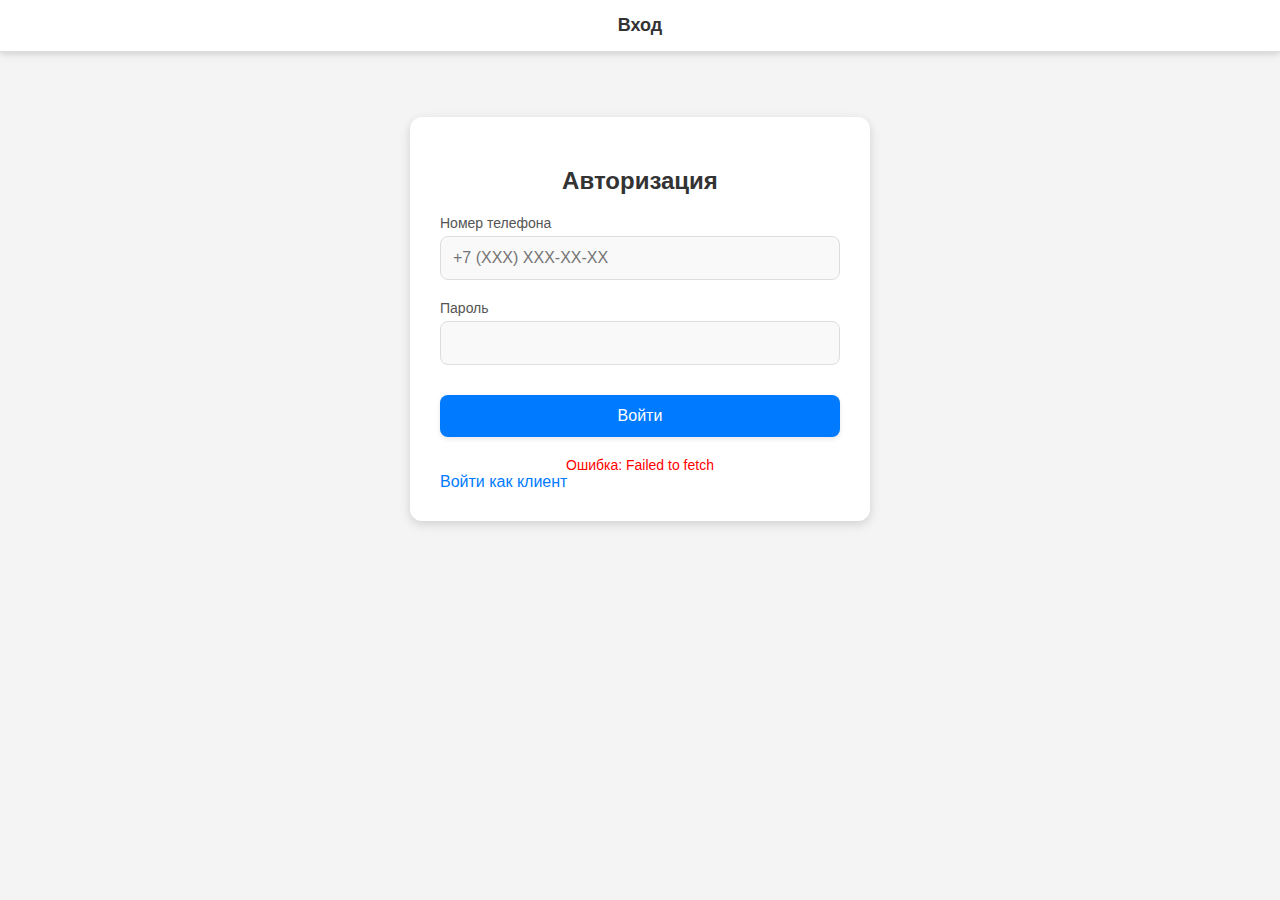
<file: index.html>
<!DOCTYPE html>
<html lang="ru">
<head>
    <meta charset="UTF-8">
    <meta name="viewport" content="width=device-width, initial-scale=1.0">
    <title>Вход</title>
    <link rel="stylesheet" href="styles.css">
    <script src="https://telegram.org/js/telegram-web-app.js"></script>
</head>
<body>
    <header class="top-bar">
        <h1>Вход</h1>
        <div></div>
    </header>

    <div class="content">
        <div class="login-form">
            <h2>Авторизация</h2>
            <div id="master-login-step">
                <div class="form-input-group">
                    <label for="master_phone">Номер телефона</label>
                    <input type="tel" id="master_phone" name="master_phone" class="form-input" required placeholder="+7 (XXX) XXX-XX-XX">
                </div>
                <div class="form-input-group">
                    <label for="master_password">Пароль</label>
                    <input type="password" id="master_password" name="master_password" class="form-input" required>
                </div>
                <div class="form-input-group">
                    <button id="master-login-button" class="confirm-button">Войти</button>
                </div>
            </div>
            <div id="phone-step" style="display: none;">
                <div class="form-input-group">
                    <label for="phone">Номер телефона</label>
                    <input type="tel" id="phone" name="phone" class="form-input" required placeholder="+7 (XXX) XXX-XX-XX">
                </div>
                <div class="form-input-group">
                    <button id="request-code" class="confirm-button">Получить код</button>
                </div>
            </div>
            <div id="code-step" style="display: none;">
                <div class="form-input-group">
                    <label for="code">Код подтверждения</label>
                    <input type="text" id="code" name="code" class="form-input" required>
                </div>
                <div class="form-input-group">
                    <button id="verify-code" class="confirm-button">Подтвердить</button>
                </div>
                <div class="form-input-group">
                    <button id="resend-code" class="confirm-button">Отправить код повторно</button>
                </div>
            </div>
            <div id="error-message" class="error-message" style="display: none;"></div>
            <button id="switch-auth" class="back-button">Войти как клиент</button>
        </div>
    </div>

    <script>
    document.addEventListener('DOMContentLoaded', function() {
        let csrfToken;
        let isMasterMode = true;
        const webApp = window.Telegram?.WebApp;

        // Получение CSRF-токена
        async function fetchCsrfToken() {
            try {
                const response = await fetch('https://requesthandler-dadreu.amvera.io/get_csrf_token.php', {
                    method: 'GET',
                    credentials: 'include'
                });
                const data = await response.json();
                if (data.csrf_token) {
                    csrfToken = data.csrf_token;
                } else {
                    throw new Error('CSRF-токен не получен');
                }
            } catch (error) {
                showError('Ошибка: ' + error.message);
                throw error;
            }
        }

        // Инициализация сессии для клиента
        async function initSession() {
            if (!webApp) {
                throw new Error('Telegram Web App API недоступен');
            }
            webApp.expand();
            webApp.ready();
            try {
                const initData = webApp.initData;
                if (!initData) {
                    throw new Error('Данные инициализации Telegram недоступны');
                }
                const formData = new FormData();
                formData.append('init_data', initData);
                const response = await fetch('https://requesthandler-dadreu.amvera.io/init_session.php', {
                    method: 'POST',
                    body: formData,
                    credentials: 'include'
                });
                const data = await response.json();
                if (!data.success) {
                    throw new Error(data.message || 'Ошибка инициализации сессии');
                }
            } catch (error) {
                throw error;
            }
        }

        // Установка обработчиков
        async function setupEventListeners() {
            const masterLoginStep = document.getElementById('master-login-step');
            const phoneStep = document.getElementById('phone-step');
            const codeStep = document.getElementById('code-step');
            const errorMessage = document.getElementById('error-message');
            const switchAuthButton = document.getElementById('switch-auth');
            const masterLoginButton = document.getElementById('master-login-button');
            const requestCodeButton = document.getElementById('request-code');
            const verifyCodeButton = document.getElementById('verify-code');
            const resendCodeButton = document.getElementById('resend-code');
            const masterPhoneInput = document.getElementById('master_phone');
            const masterPasswordInput = document.getElementById('master_password');
            const phoneInput = document.getElementById('phone');
            const codeInput = document.getElementById('code');

            // Переключение режима
            switchAuthButton.addEventListener('click', async function() {
                if (isMasterMode) {
                    try {
                        await initSession();
                        masterLoginStep.style.display = 'none';
                        phoneStep.style.display = 'block';
                        switchAuthButton.textContent = 'Войти как мастер';
                        isMasterMode = false;
                        errorMessage.style.display = 'none';
                    } catch (error) {
                        showError('Ошибка инициализации: ' + error.message);
                    }
                } else {
                    phoneStep.style.display = 'none';
                    codeStep.style.display = 'none';
                    masterLoginStep.style.display = 'block';
                    switchAuthButton.textContent = 'Войти как клиент';
                    isMasterMode = true;
                    errorMessage.style.display = 'none';
                }
            });

            // Нормализация телефона
            function normalizePhone(phone) {
                phone = phone.replace(/[^0-9]/g, '');
                if (phone.length === 10) {
                    phone = '7' + phone;
                } else if (phone.length === 11 && phone[0] === '8') {
                    phone = '7' + phone.slice(1);
                }
                return phone;
            }

            // Валидация телефона
            function validateRussianPhone(phone) {
                const regex = /^(\+7|8|7)?[\s\-]?\(?(\d{3})\)?[\s\-]?(\d{3})[\s\-]?(\d{2})[\s\-]?(\d{2})$/;
                return regex.test(phone);
            }

            // Авторизация мастера
            masterLoginButton.addEventListener('click', function() {
                let phone = masterPhoneInput.value;
                const password = masterPasswordInput.value;
                if (!phone || !password) {
                    showError('Введите номер телефона и пароль');
                    return;
                }
                if (!validateRussianPhone(phone)) {
                    showError('Неверный формат номера');
                    return;
                }
                phone = normalizePhone(phone);
                fetch('https://requesthandler-dadreu.amvera.io/master_login.php', {
                    method: 'POST',
                    headers: { 'Content-Type': 'application/x-www-form-urlencoded' },
                    credentials: 'include',
                    body: `phone=${encodeURIComponent(phone)}&password=${encodeURIComponent(password)}&csrf_token=${csrfToken}`
                })
                .then(response => response.json())
                .then(data => {
                    if (data.success) {
                        window.location.href = 'masterReq.html';
                    } else {
                        showError(data.message || 'Неверный номер телефона или пароль');
                    }
                })
                .catch(error => {
                    showError('Ошибка подключения: ' + error.message);
                });
            });

            // Запрос кода
            function requestCode() {
                let phone = phoneInput.value;
                if (!phone) {
                    showError('Введите номер телефона');
                    return;
                }
                if (!validateRussianPhone(phone)) {
                    showError('Неверный формат номера');
                    return;
                }
                phone = normalizePhone(phone);
                const telegramId = webApp?.initDataUnsafe?.user?.id;
                if (!telegramId) {
                    showError('Ошибка: Telegram ID не найден');
                    return;
                }
                fetch('https://requesthandler-dadreu.amvera.io/request_code.php', {
                    method: 'POST',
                    headers: { 'Content-Type': 'application/x-www-form-urlencoded' },
                    credentials: 'include',
                    body: `phone=${encodeURIComponent(phone)}&telegram_id=${telegramId}&csrf_token=${csrfToken}`
                })
                .then(response => response.json())
                .then(data => {
                    if (data.success) {
                        phoneStep.style.display = 'none';
                        codeStep.style.display = 'block';
                        errorMessage.style.display = 'none';
                        sessionStorage.setItem('telegram_id', telegramId);
                    } else {
                        showError(data.message || 'Не удалось запросить код');
                    }
                })
                .catch(error => {
                    showError('Ошибка подключения: ' + error.message);
                });
            }

            requestCodeButton.addEventListener('click', requestCode);
            resendCodeButton.addEventListener('click', requestCode);

            // Проверка кода
            verifyCodeButton.addEventListener('click', function() {
                let phone = phoneInput.value;
                const code = codeInput.value;
                const telegramId = sessionStorage.getItem('telegram_id');
                if (!code) {
                    showError('Введите код');
                    return;
                }
                if (!telegramId) {
                    showError('Ошибка: Telegram ID не найден');
                    return;
                }
                phone = normalizePhone(phone);
                fetch('https://requesthandler-dadreu.amvera.io/verify_code.php', {
                    method: 'POST',
                    headers: { 'Content-Type': 'application/x-www-form-urlencoded' },
                    credentials: 'include',
                    body: `phone=${encodeURIComponent(phone)}&code=${encodeURIComponent(code)}&telegram_id=${telegramId}&csrf_token=${csrfToken}`
                })
                .then(response => response.json())
                .then(data => {
                    if (data.success) {
                        sessionStorage.removeItem('telegram_id');
                        window.location.href = 'clientReq.html';
                    } else {
                        showError(data.message || 'Неверный код');
                    }
                })
                .catch(error => {
                    showError('Ошибка подключения: ' + error.message);
                });
            });
        }

        // Инициализация
        async function initialize() {
            try {
                await fetchCsrfToken();
                await setupEventListeners();
            } catch (error) {
                // Ошибка уже показана
            }
        }

        initialize();

        // Показ ошибки
        function showError(message) {
            const errorMessage = document.getElementById('error-message');
            errorMessage.textContent = message;
            errorMessage.style.display = 'block';
        }
    });
    </script>
</body>
</html>
</file>
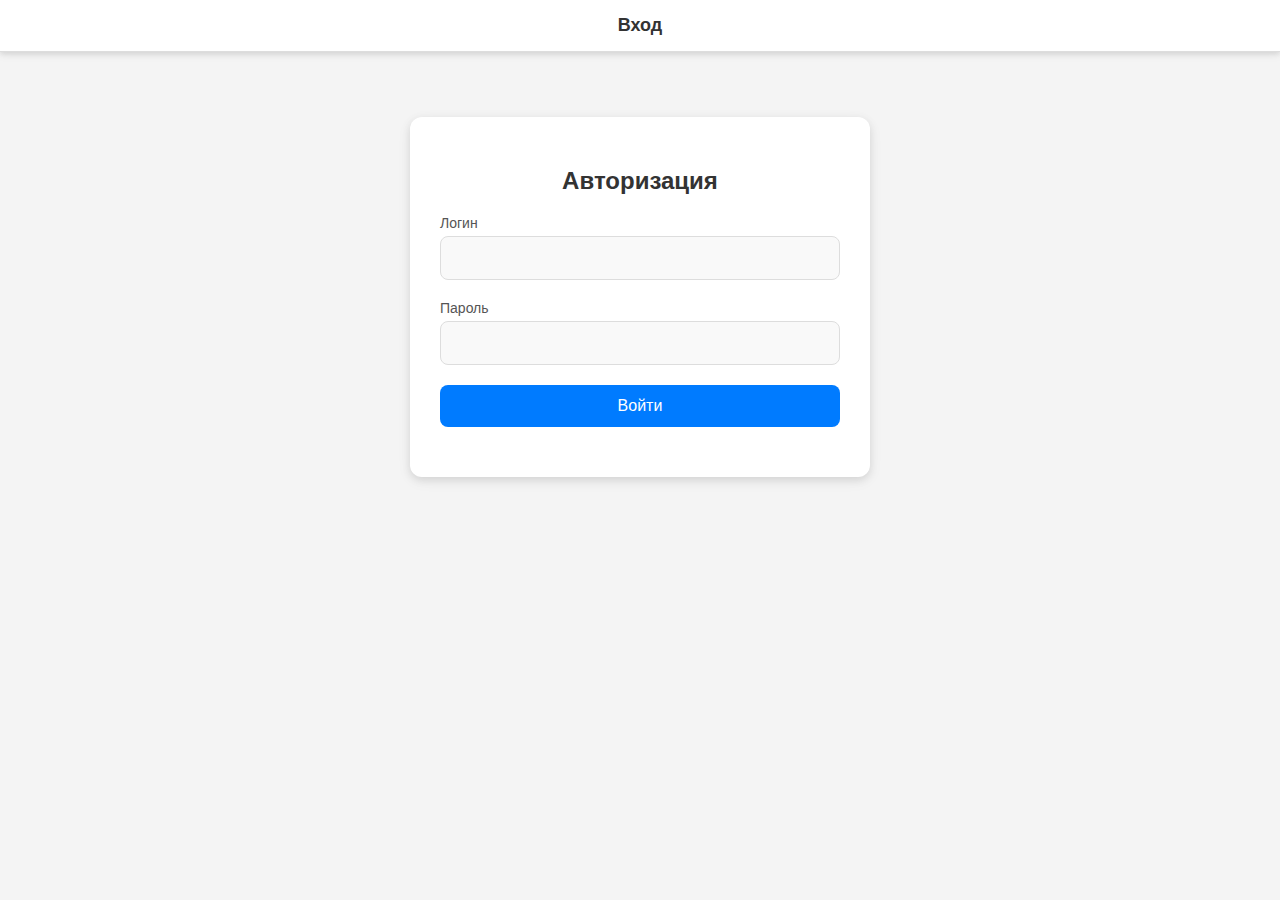
<file: Network/index.html>
<!DOCTYPE html>
<html lang="ru">
<head>
    <meta charset="UTF-8">
    <meta name="viewport" content="width=device-width, initial-scale=1.0">
    <title>Вход</title>
    <link rel="stylesheet" href="styles.css">
</head>
<body>
    <header class="top-bar">
        <h1>Вход</h1>
        <div></div>
    </header>

    <div class="content">
        <div class="login-form">
            <h2>Авторизация</h2>

            <form id="loginForm">
                <div class="form-input-group">
                    <label for="username">Логин</label>
                    <input type="text" id="username" name="username" required>
                </div>

                <div class="form-input-group">
                    <label for="password">Пароль</label>
                    <input type="password" id="password" name="password" required>
                </div>

                <div class="form-input-group">
                    <button type="submit">Войти</button>
                </div>

                <div id="error-message" class="error-message" style="display: none;"></div>
            </form>
        </div>
    </div>

    <script>
        document.getElementById('loginForm').addEventListener('submit', function(event) {
    event.preventDefault(); 

    const username = document.getElementById('username').value;
    const password = document.getElementById('password').value;
    const errorMessage = document.getElementById('error-message');

    fetch('http://192.168.50.42/login.php', {
        method: 'POST',
        headers: {
            'Content-Type': 'application/x-www-form-urlencoded',
        },
        body: `username=${username}&password=${password}`
    })
    .then(response => response.json())
    .then(data => {
        console.log('Ответ от сервера:', data); // Добавим вывод ответа
        if (data.success) {
            window.location.href = 'masterReq.html'; 
        } else {
            errorMessage.style.display = 'block'; 
            errorMessage.textContent = 'Неверный логин или пароль';
        }
    })
    .catch(error => {
        console.error('Ошибка:', error);
        errorMessage.style.display = 'block';
        errorMessage.textContent = 'Ошибка подключения. Попробуйте снова.';
    });
});

    </script>
</body>
</html>
</file>
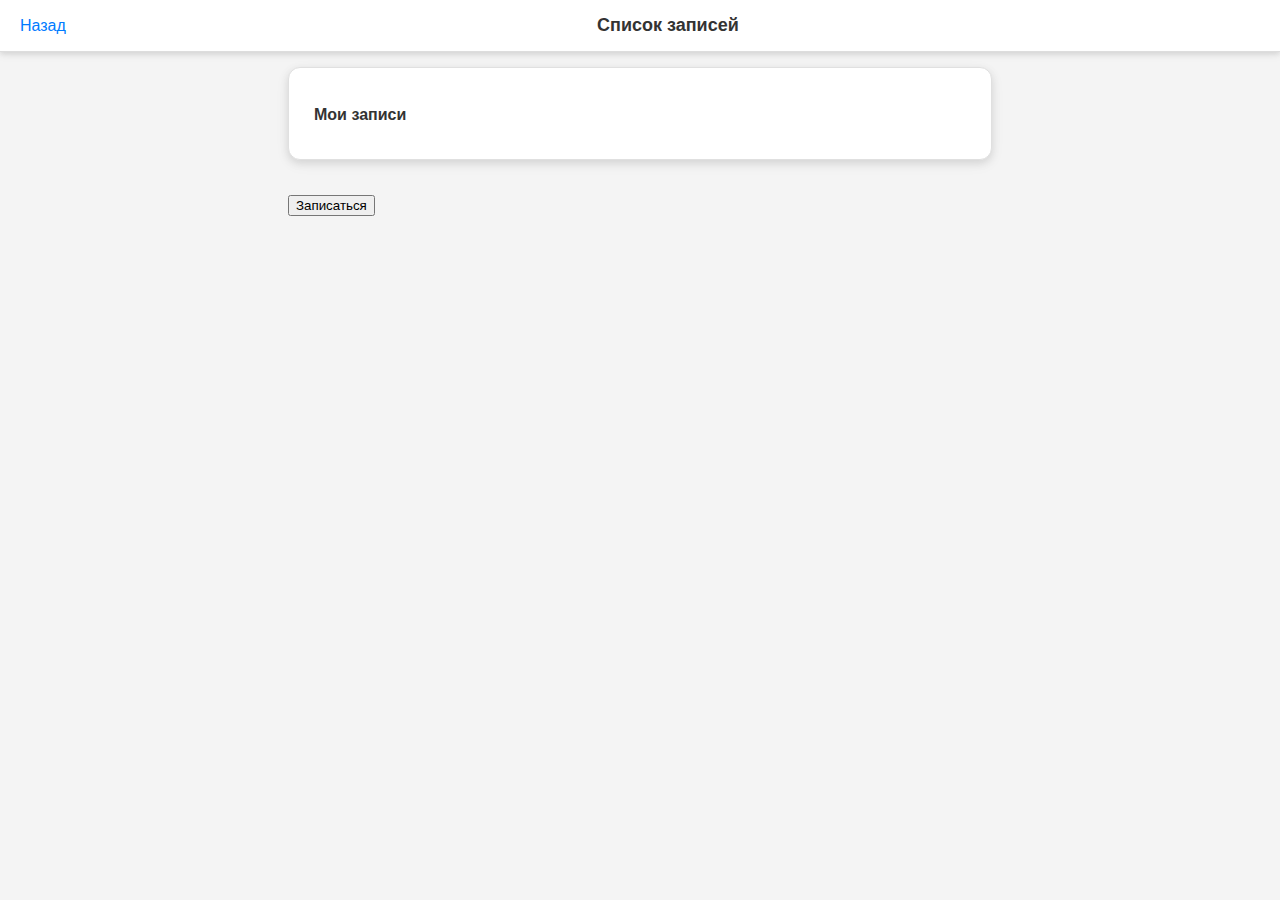
<file: clientReq.html>
<!DOCTYPE html>
<html lang="ru">
<head>
    <meta charset="UTF-8">
    <meta name="viewport" content="width=device-width, initial-scale=1.0">
    <title>Список записей</title>
    <link rel="stylesheet" href="/styles.css">
    <script src="https://telegram.org/js/telegram-web-app.js"></script>
</head>
<body>
    <!-- Верхний блок с белым фоном -->
    <div class="top-bar">
        <button class="back-button" onclick="window.location.href='index.html'">Назад</button>
        <h1>Список записей</h1>
    </div>

    <!-- Основной контент на сером фоне -->
    <div class="content">
        <!-- Блок "Мои записи" -->
        <div id="my-records" class="my-records">
            <h2>Мои записи</h2>
            <!-- Записи будут добавляться сюда -->
        </div>

        <!-- Кнопка "Записаться" -->
        <button class="record-button" onclick="goToAppointment()">Записаться</button>
    </div>

    <script>
        // Получаем ID клиента из параметров URL
        const urlParams = new URLSearchParams(window.location.search);
        const clientId = urlParams.get('client_id');
        console.log('clientId:', clientId); // Отладочный вывод

        // Функция загрузки записей
        function loadClientRecords() {
            if (!clientId) {
                alert("Не найден client_id");
                return;
            }

            fetch(`https://requesthandler-dadreu.amvera.io/get_client_appointments.php?client_id=${clientId}`)
                .then(response => response.json())
                .then(data => {
                    const recordsContainer = document.getElementById('my-records');
                    if (data.success) {
                        data.appointments.forEach(appointment => {
                            const recordDiv = document.createElement('div');
                            recordDiv.classList.add('record');
                            recordDiv.innerHTML = `
                                <span class="record-service">${appointment.service_name}</span>
                                <span class="record-time">${appointment.date_time}</span>
                                <span class="record-price">${appointment.price} ₽</span>
                            `;
                            recordsContainer.appendChild(recordDiv);
                        });
                    } else {
                        recordsContainer.innerHTML = `<p>${data.message || "У вас нет записей."}</p>`;
                    }
                })
                .catch(error => {
                    console.error('Ошибка при загрузке записей:', error);
                    document.getElementById('my-records').innerHTML = '<p>Ошибка подключения. Попробуйте снова.</p>';
                });
        }

        // Функция для перехода на страницу записи с передачей client_id
        function goToAppointment() {
            if (clientId) {
                window.location.href = `appointment.html?client_id=${clientId}`;
            } else {
                alert("Client ID не найден");
            }
        }

        // Загружаем записи при загрузке страницы
        window.onload = loadClientRecords;
    </script>
</body>
</html>
</file>
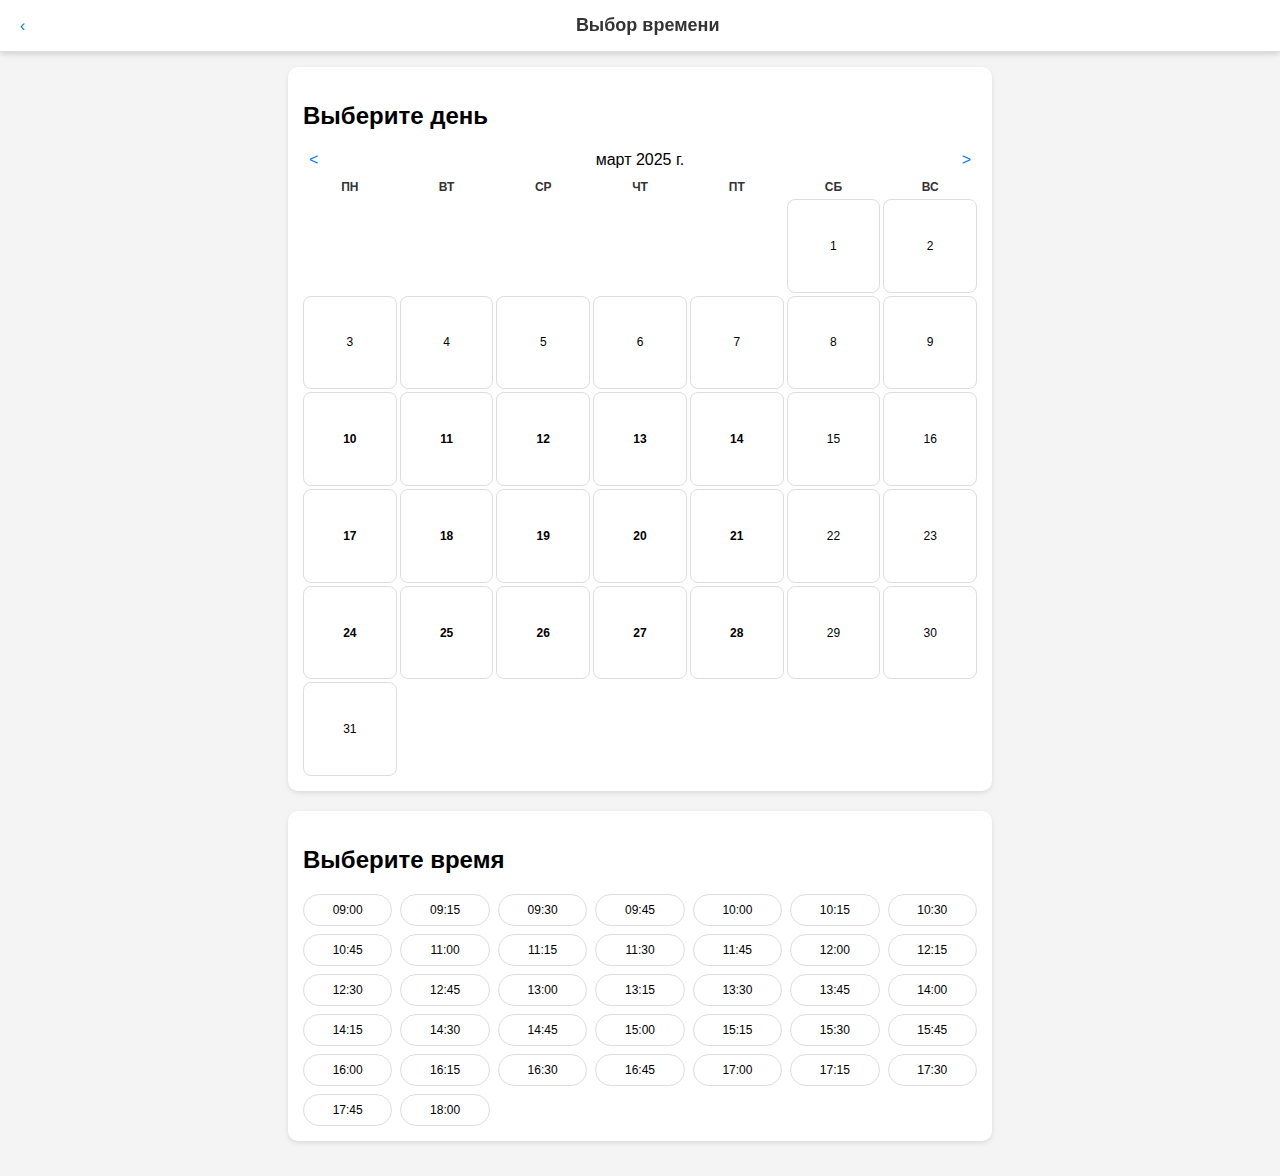
<file: date-selection.html>
<!DOCTYPE html>
<html lang="ru">
<head>
    <meta charset="UTF-8">
    <meta name="viewport" content="width=device-width, initial-scale=1.0">
    <title>Выбор времени</title>
    <link rel="stylesheet" href="styles.css">
</head>
<body>
    <!-- Верхний блок с белым фоном -->
    <div class="top-bar">
        <button class="back-button" onclick="window.location.href='index.html'">‹</button>
        <h1>Выбор времени</h1>
    </div>

    <!-- Основной контент на сером фоне -->
    <div class="content">
        <!-- Выбор дня -->
        <div class="date-selection">
            <h2>Выберите день</h2>
            <div class="month-navigation">
                <button class="nav-button" id="prev-month">&lt;</button>
                <span id="current-month">Март 2025</span>
                <button class="nav-button" id="next-month">&gt;</button>
            </div>
            <div class="calendar" id="calendar">
                <div class="calendar-header">
                    <div>ПН</div>
                    <div>ВТ</div>
                    <div>СР</div>
                    <div>ЧТ</div>
                    <div>ПТ</div>
                    <div>СБ</div>
                    <div>ВС</div>
                </div>
                <div class="calendar-body" id="calendar-body">
                    <!-- Календарь будет заполнен через JavaScript -->
                </div>
            </div>
        </div>

        <!-- Выбор времени -->
        <div class="time-selection">
            <h2>Выберите время</h2>
            <div class="time-slots" id="time-slots">
                <!-- Время будет заполнено через JavaScript -->
            </div>
        </div>

        <!-- Контейнер для кнопки "Записаться" -->
        <div id="confirm-button-container"></div>
    </div>

    <script src="script.js"></script>
</body>
</html>
</file>
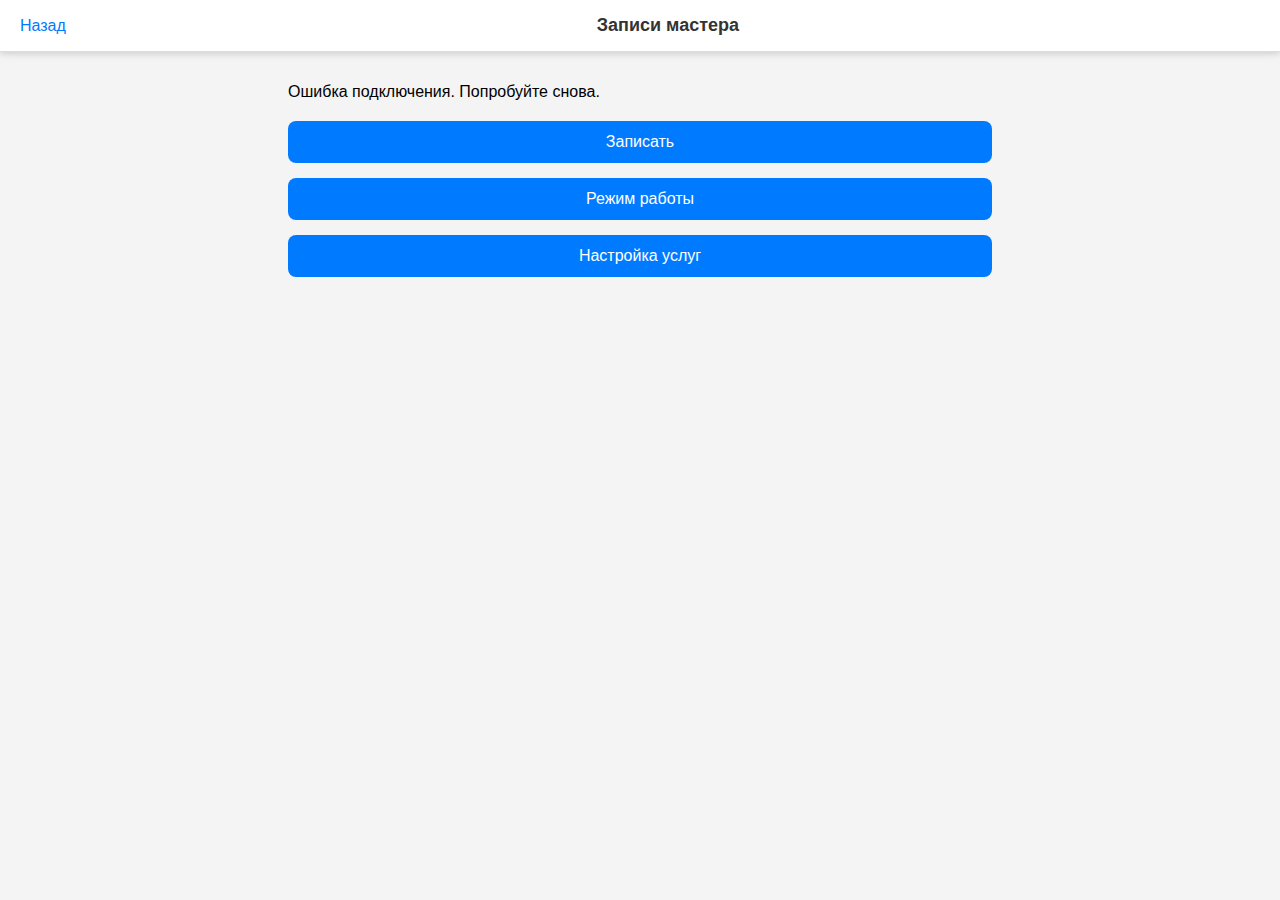
<file: masterReq.html>
<!DOCTYPE html>
<html lang="ru">
<head>
    <meta charset="UTF-8">
    <meta name="viewport" content="width=device-width, initial-scale=1.0">
    <title>Записи мастера</title>
    <link rel="stylesheet" href="/styles.css">
    <script src="https://telegram.org/js/telegram-web-app.js"></script>
</head>
<body>
    <header class="top-bar">
        <button class="back-button" onclick="window.location.href='index.html'">Назад</button>
        <h1>Записи мастера</h1>
    </header>

    <div class="content">
        <div id="appointments-container" class="appointments-container">
            <!-- Здесь будут отображаться записи -->
        </div>
        <!-- Кнопки -->
        <div class="buttons-container">
            <button class="record-button" onclick="goToAppointment()">Записать</button>
            <button onclick="goToWorkMode()">Режим работы</button>
            <button id="servicesSettingsButton" onclick="window.location.href='services-settings.html?master_id=' + masterId">Настройка услуг</button>
        </div>
    </div>

    <script>
        // Получаем ID мастера из параметров URL
        const urlParams = new URLSearchParams(window.location.search);
        const masterId = urlParams.get('master_id');

        function loadAppointments() {
            fetch(`https://requesthandler-dadreu.amvera.io/get_master_appointments.php?master_id=${masterId}`)
                .then(response => response.json())
                .then(data => {
                    const container = document.getElementById('appointments-container');
                    if (data.success) {
                        container.innerHTML = '';
                        data.appointments.forEach(appointment => {
                            const appointmentDiv = document.createElement('div');
                            appointmentDiv.classList.add('record');
                            appointmentDiv.innerHTML = `
                                <span class="record-time">${appointment.date_time}</span>
                                <span class="record-client">${appointment.client_name}</span>
                                <span class="record-service">${appointment.service_name}</span>
                                <span class="record-price">${appointment.price} ₽</span>
                            `;
                            container.appendChild(appointmentDiv);
                        });
                    } else {
                        container.innerHTML = `<p>${data.message || "Записи отсутствуют."}</p>`;
                    }
                })
                .catch(error => {
                    console.error('Ошибка при загрузке записей:', error);
                    document.getElementById('appointments-container').innerHTML = '<p>Ошибка подключения. Попробуйте снова.</p>';
                });
        }

        function goToAppointment() {
            if (masterId) {
                window.location.href = `appointment.html?master_id=${masterId}`;
            } else {
                console.error("ID мастера не найден.");
                alert("Ошибка: ID мастера не указан.");
            }
        }

        function goToWorkMode() {
            if (masterId) {
                window.location.href = `work-mode.html?master_id=${masterId}`;
            } else {
                console.error("ID мастера не найден.");
                alert("Ошибка: ID мастера не указан.");
            }
        }

        window.onload = loadAppointments;
    </script>
</body>
</html>
</file>
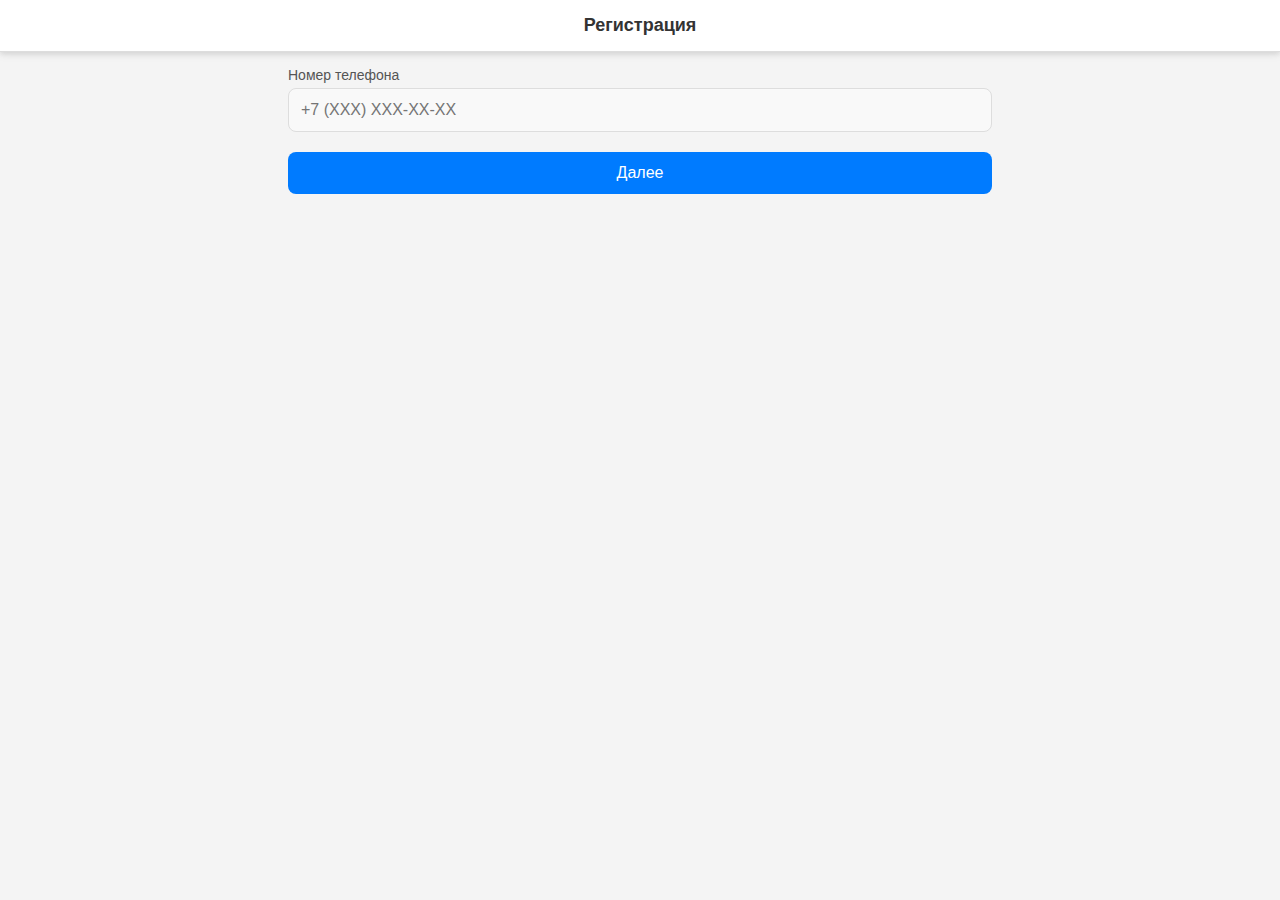
<file: register.html>
<!DOCTYPE html>
<html lang="ru">
<head>
    <meta charset="UTF-8">
    <meta name="viewport" content="width=device-width, initial-scale=1.0">
    <title>Регистрация</title>
    <link rel="stylesheet" href="styles.css">
</head>
<body>
    <header class="top-bar">
        <h1>Регистрация</h1>
    </header>
    <div class="content">
        <form id="registerForm">
            <div class="form-input-group">
                <label for="phone">Номер телефона</label>
                <input type="text" id="phone" name="phone" placeholder="+7 (XXX) XXX-XX-XX" required>
            </div>
            <div id="code-group" class="form-input-group" style="display: none;">
                <label for="code">Код подтверждения</label>
                <input type="text" id="code" name="code">
            </div>
            <div id="password-group" class="form-input-group" style="display: none;">
                <label for="password">Пароль</label>
                <input type="password" id="password" name="password">
            </div>
            <div class="form-input-group">
                <button type="submit">Далее</button>
            </div>
            <div id="notification" class="error-message" style="display: none;"></div>
        </form>
    </div>
    <script>
        let isMaster = false;
        let isClient = false;
        let phoneChecked = false;

        document.getElementById('registerForm').addEventListener('submit', function(event) {
            event.preventDefault();
            const phone = document.getElementById('phone').value;
            const code = document.getElementById('code').value;
            const password = document.getElementById('password').value;
            const notification = document.getElementById('notification');

            if (!phoneChecked) {
                // Проверка номера телефона
                fetch('http://localhost/check_phone.php', {
                    method: 'POST',
                    headers: { 'Content-Type': 'application/x-www-form-urlencoded' },
                    body: `phone=${encodeURIComponent(phone)}`
                })
                .then(response => response.json())
                .then(data => {
                    phoneChecked = true;
                    if (data.role === 'master') {
                        isMaster = true;
                        notification.style.display = 'block';
                        notification.textContent = 'Регистрация для мастеров не предусмотрена.';
                    } else if (data.role === 'client') {
                        isClient = true;
                        document.getElementById('code-group').style.display = 'block';
                        sendCode(phone);
                    } else {
                        document.getElementById('code-group').style.display = 'block';
                        sendCode(phone);
                    }
                })
                .catch(error => {
                    console.error('Ошибка:', error);
                    notification.style.display = 'block';
                    notification.textContent = 'Ошибка сервера. Попробуйте снова.';
                });
            } else if (isMaster) {
                // Ничего не делать, уведомление уже отображено
            } else if (isClient && code) {
                verifyCode(phone, code, true);
            } else if (!isClient && code) {
                verifyCode(phone, code, false);
            } else if (!isClient && password) {
                registerNewClient(phone, password);
            }
        });

        function sendCode(phone) {
            fetch('http://localhost/send_code.php', {
                method: 'POST',
                headers: { 'Content-Type': 'application/x-www-form-urlencoded' },
                body: `phone=${encodeURIComponent(phone)}`
            })
            .then(response => response.json())
            .then(data => {
                if (!data.success) {
                    alert('Ошибка отправки кода.');
                }
            });
        }

        function verifyCode(phone, code, isExistingClient) {
            fetch('http://localhost/verify_code.php', {
                method: 'POST',
                headers: { 'Content-Type': 'application/x-www-form-urlencoded' },
                body: `phone=${encodeURIComponent(phone)}&code=${encodeURIComponent(code)}`
            })
            .then(response => response.json())
            .then(data => {
                if (data.success) {
                    if (isExistingClient) {
                        alert('Код подтверждён. Вы можете войти.');
                        window.location.href = 'index.html';
                    } else {
                        document.getElementById('code-group').style.display = 'none';
                        document.getElementById('password-group').style.display = 'block';
                    }
                } else {
                    alert('Неверный код.');
                }
            });
        }

        function registerNewClient(phone, password) {
            fetch('http://localhost/register_client.php', {
                method: 'POST',
                headers: { 'Content-Type': 'application/x-www-form-urlencoded' },
                body: `phone=${encodeURIComponent(phone)}&password=${encodeURIComponent(password)}`
            })
            .then(response => response.json())
            .then(data => {
                if (data.success) {
                    alert('Регистрация завершена!');
                    window.location.href = 'index.html';
                } else {
                    alert('Ошибка регистрации.');
                }
            });
        }


    </script>
</body>
</html>
</file>
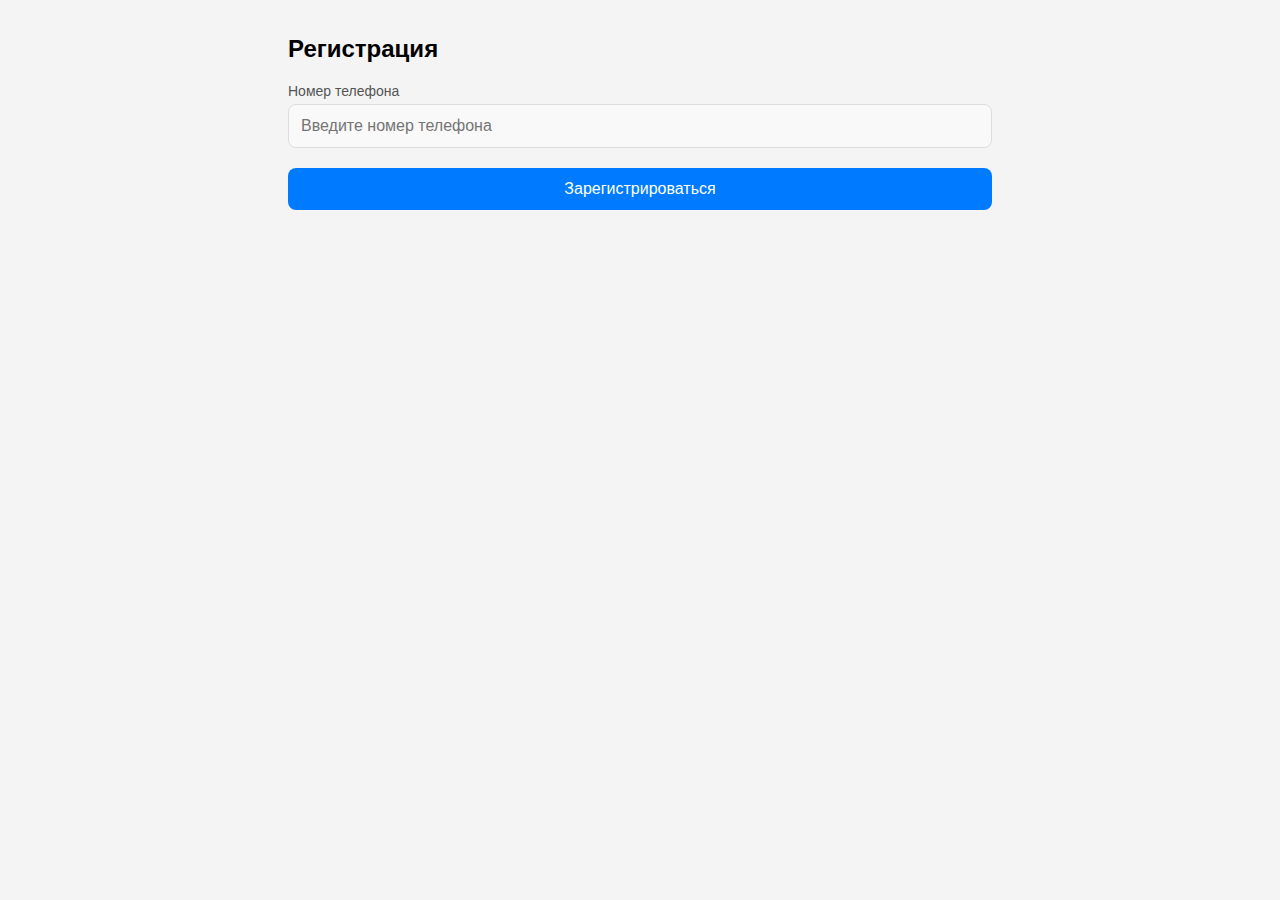
<file: registration.html>
<!DOCTYPE html>
<html lang="ru">
<head>
    <meta charset="UTF-8">
    <meta name="viewport" content="width=device-width, initial-scale=1.0">
    <title>Регистрация</title>
    <link rel="stylesheet" href="/styles.css">
    <script src="https://telegram.org/js/telegram-web-app.js"></script>
</head>
<body>
    <div class="content">
        <h2>Регистрация</h2>
        <form id="registrationForm">
            <div class="form-input-group">
                <label for="phone">Номер телефона</label>
                <input type="tel" id="phone" name="phone" placeholder="Введите номер телефона" required>
            </div>
            <div class="form-input-group" id="full-name-group" style="display: none;">
                <label for="full_name">ФИО</label>
                <input type="text" id="full_name" name="full_name" placeholder="Введите ФИО" required>
            </div>
            <div class="form-input-group" id="code-group" style="display: none;">
                <label for="code">Код подтверждения</label>
                <input type="text" id="code" name="code" placeholder="Введите код">
            </div>
            <div class="form-input-group" id="password-group" style="display: none;">
                <label for="password">Пароль</label>
                <input type="password" id="password" name="password" placeholder="Введите пароль">
                <button type="button" id="save-password">Сохранить</button>
            </div>
            <div class="form-input-group">
                <button type="submit" id="submit-button">Зарегистрироваться</button>
            </div>
            <div class="error-message" id="notification" style="display: none;"></div>
        </form>
    </div>
    <script>
        document.addEventListener('DOMContentLoaded', function () {
            const form = document.getElementById('registrationForm');
            const phoneInput = document.getElementById('phone');
            const fullNameGroup = document.getElementById('full-name-group');
            const codeGroup = document.getElementById('code-group');
            const passwordGroup = document.getElementById('password-group');
            const submitButton = document.getElementById('submit-button');
            const notification = document.getElementById('notification');

            let clientId = null;
            let verificationCode = null;

            form.addEventListener('submit', function(event) {
                event.preventDefault();
                const phone = phoneInput.value;

                fetch('check_phone.php', {
                    method: 'POST',
                    headers: { 'Content-Type': 'application/x-www-form-urlencoded' },
                    body: new URLSearchParams({ phone })
                })
                .then(response => response.json())
                .then(data => {
                    if (data.role === 'master') {
                        notification.style.display = 'block';
                        notification.textContent = 'Мастера не могут регистрироваться.';
                    } else if (data.role === 'client') {
                        clientId = data.client_id;
                        fetch('send_verification_code.php', {
                            method: 'POST',
                            headers: { 'Content-Type': 'application/x-www-form-urlencoded' },
                            body: new URLSearchParams({ client_id: clientId })
                        })
                        .then(response => response.json())
                        .then(data => {
                            if (data.success) {
                                verificationCode = data.code;
                                codeGroup.style.display = 'block';
                                submitButton.textContent = 'Подтвердить код';
                                form.removeEventListener('submit', arguments.callee);
                                form.addEventListener('submit', confirmCode);
                            } else {
                                notification.style.display = 'block';
                                notification.textContent = 'Ошибка отправки кода.';
                            }
                        });
                    } else if (data.role === 'new_client') {
                        notification.style.display = 'block';
                        notification.textContent = 'Номер не найден. Зарегистрируйтесь как новый клиент.';
                        fullNameGroup.style.display = 'block';
                        submitButton.textContent = 'Отправить код';
                        form.removeEventListener('submit', arguments.callee);
                        form.addEventListener('submit', registerNewClient);
                    } else {
                        notification.style.display = 'block';
                        notification.textContent = 'Ошибка проверки номера.';
                    }
                });
            });

            function registerNewClient(event) {
                event.preventDefault();
                const phone = phoneInput.value;
                const fullName = document.getElementById('full_name').value;

                if (!fullName) {
                    notification.style.display = 'block';
                    notification.textContent = 'Введите ФИО.';
                    return;
                }

                fetch('register_new_client.php', {
                    method: 'POST',
                    headers: { 'Content-Type': 'application/x-www-form-urlencoded' },
                    body: new URLSearchParams({ phone, full_name: fullName })
                })
                .then(response => response.json())
                .then(data => {
                    if (data.success) {
                        clientId = data.client_id;
                        verificationCode = data.code;
                        codeGroup.style.display = 'block';
                        fullNameGroup.style.display = 'none';
                        submitButton.textContent = 'Подтвердить код';
                        form.removeEventListener('submit', arguments.callee);
                        form.addEventListener('submit', confirmCode);
                    } else {
                        notification.style.display = 'block';
                        notification.textContent = 'Ошибка регистрации.';
                    }
                });
            }

            function confirmCode(event) {
                event.preventDefault();
                const code = document.getElementById('code').value;
                if (code === verificationCode) {
                    passwordGroup.style.display = 'block';
                    codeGroup.style.display = 'none';
                    submitButton.style.display = 'none';
                    notification.style.display = 'block';
                    notification.textContent = 'Код подтверждён. Введите пароль.';
                } else {
                    notification.style.display = 'block';
                    notification.textContent = 'Неверный код подтверждения.';
                }
            }

            document.getElementById('save-password').addEventListener('click', function() {
                const password = document.getElementById('password').value;
                if (!password) {
                    notification.style.display = 'block';
                    notification.textContent = 'Введите пароль.';
                    return;
                }

                fetch('set_password.php', {
                    method: 'POST',
                    headers: { 'Content-Type': 'application/x-www-form-urlencoded' },
                    body: new URLSearchParams({ client_id: clientId, password })
                })
                .then(response => response.json())
                .then(data => {
                    if (data.success) {
                        alert('Пароль успешно сохранён!');
                        window.location.href = 'index.html';
                    } else {
                        notification.style.display = 'block';
                        notification.textContent = data.message || 'Ошибка сохранения пароля.';
                    }
                });
            });
        });
    </script>
</body>
</html>
</file>
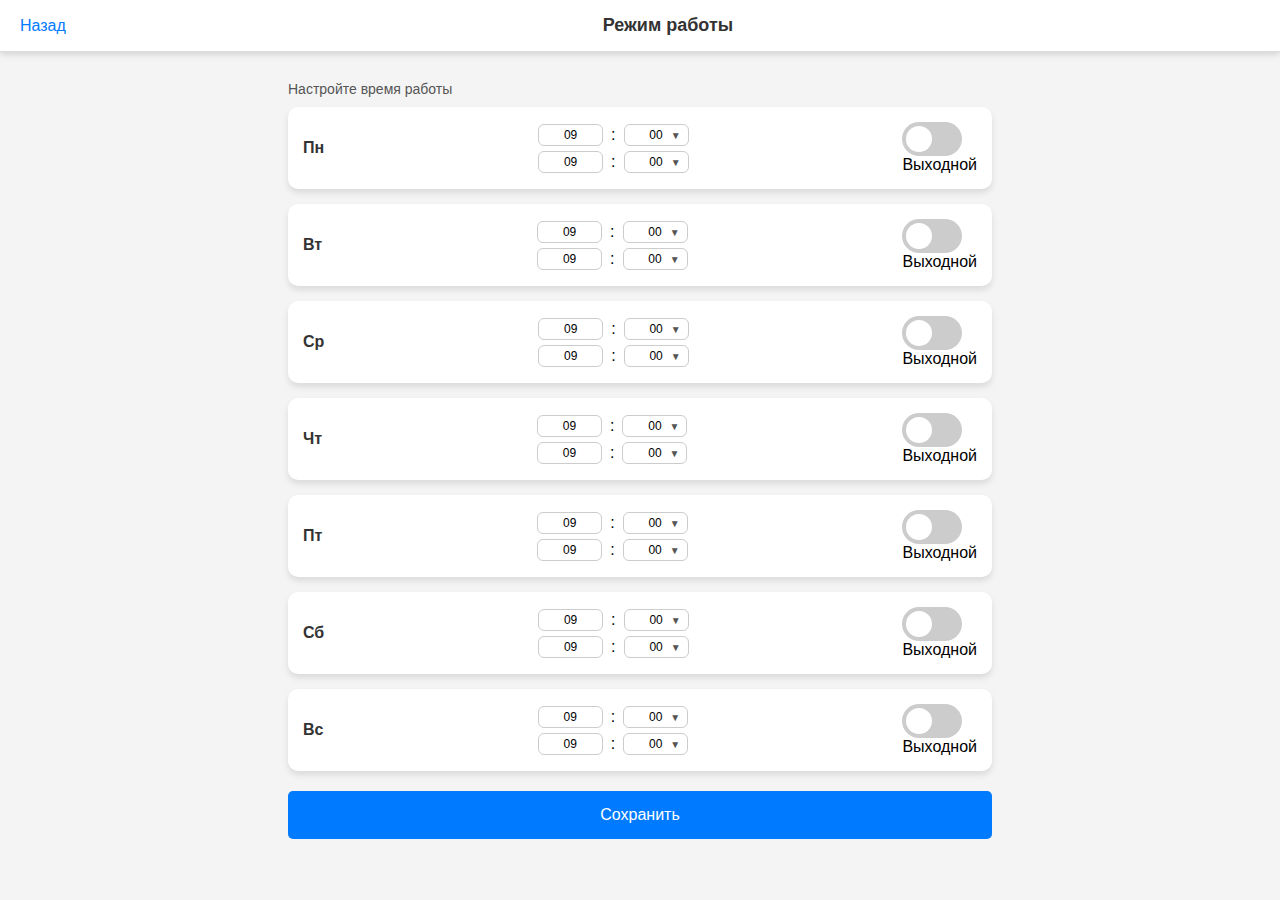
<file: work-mode.html>
<!DOCTYPE html>
<html lang="ru">
<head>
    <meta charset="UTF-8">
    <meta name="viewport" content="width=device-width, initial-scale=1.0">
    <title>Режим работы</title>
    <link rel="stylesheet" href="/styles.css">
    <script src="https://telegram.org/js/telegram-web-app.js"></script>
</head>
<body>
    <div class="top-bar">
        <button class="back-button" onclick="goBack()">Назад</button>
        <h1>Режим работы</h1>
    </div>

    <div class="content">
        <p class="change-time">Настройте время работы</p>
        <div class="work-schedule" id="schedule">
            <!-- Дни недели добавятся через JS -->
        </div>
        <button class="save-btn" onclick="saveSchedule()">Сохранить</button>
    </div>

    <script>
document.addEventListener("DOMContentLoaded", function () {
    populateSchedule();
    loadSchedule();
});

// Назад
function goBack() {
    window.location.href = 'masterReq.html';
}

// Создание расписания
function populateSchedule() {
    const days = ["Пн", "Вт", "Ср", "Чт", "Пт", "Сб", "Вс"];
    const scheduleContainer = document.getElementById("schedule");

    days.forEach((day, index) => {
        const dayId = `day-${index}`;
        scheduleContainer.innerHTML += `
            <div class="day">
                <label class="day-label">${day}</label>
                <div class="time-column">
                    <div class="time">
                        <select id="${dayId}-start" class="hour"></select> :
                        <select id="${dayId}-start-minutes" class="minute"></select>
                    </div>
                    <div class="time">
                        <select id="${dayId}-end" class="hour"></select> :
                        <select id="${dayId}-end-minutes" class="minute"></select>
                    </div>
                </div>
                <div class="switch-container">
                    <label class="switch">
                        <input type="checkbox" id="${dayId}-day-off" onchange="toggleDayOff(${index})">
                        <span class="slider round"></span>
                    </label>
                    <span class="day-off-label">Выходной</span>
                </div>
            </div>
        `;
    });

    populateTimeSelectors();
}

// Заполнение селекторов времени
function populateTimeSelectors() {
    const hours = document.querySelectorAll('.hour');
    const minutes = document.querySelectorAll('.minute');

    for (let h = 9; h <= 20; h++) {
        hours.forEach(hourSelect => {
            let option = document.createElement('option');
            option.value = h;
            option.textContent = h < 10 ? '0' + h : h;
            hourSelect.appendChild(option);
        });
    }

    [0, 15, 30, 45].forEach(m => {
        minutes.forEach(minSelect => {
            let option = document.createElement('option');
            option.value = m;
            option.textContent = m === 0 ? '00' : m;
            minSelect.appendChild(option);
        });
    });
}

// Переключение выходного дня
function toggleDayOff(index) {
    const dayId = `day-${index}`;
    const isDayOff = document.getElementById(`${dayId}-day-off`).checked;
    const startHourSelect = document.getElementById(`${dayId}-start`);
    const startMinuteSelect = document.getElementById(`${dayId}-start-minutes`);
    const endHourSelect = document.getElementById(`${dayId}-end`);
    const endMinuteSelect = document.getElementById(`${dayId}-end-minutes`);

    startHourSelect.disabled = isDayOff;
    startMinuteSelect.disabled = isDayOff;
    endHourSelect.disabled = isDayOff;
    endMinuteSelect.disabled = isDayOff;

    if (isDayOff) {
        startHourSelect.value = 9;
        startMinuteSelect.value = 0;
        endHourSelect.value = 9;
        endMinuteSelect.value = 0;
    }
}

// Загрузка расписания
function loadSchedule() {
    fetch('https://requesthandler-dadreu.amvera.io/load_schedule.php', {
        credentials: 'include'
    })
    .then(response => response.json())
    .then(data => {
        if (data.success && data.schedule) {
            data.schedule.forEach(item => {
                const dayIndex = ["Пн", "Вт", "Ср", "Чт", "Пт", "Сб", "Вс"].indexOf(item.day_of_week);
                if (dayIndex !== -1) {
                    const dayId = `day-${dayIndex}`;
                    document.getElementById(`${dayId}-start`).value = parseInt(item.start_time.split(':')[0]);
                    document.getElementById(`${dayId}-start-minutes`).value = parseInt(item.start_time.split(':')[1]);
                    document.getElementById(`${dayId}-end`).value = parseInt(item.end_time.split(':')[0]);
                    document.getElementById(`${dayId}-end-minutes`).value = parseInt(item.end_time.split(':')[1]);
                    const isDayOff = item.is_day_off == 1;
                    document.getElementById(`${dayId}-day-off`).checked = isDayOff;
                    toggleDayOff(dayIndex);
                }
            });
        }
    })
    .catch(error => console.error('Ошибка загрузки данных:', error));
}

// Сохранение расписания
function saveSchedule() {
    let scheduleData = [];
    const days = ["Пн", "Вт", "Ср", "Чт", "Пт", "Сб", "Вс"];

    days.forEach((day, index) => {
        const dayId = `day-${index}`;
        const isDayOff = document.getElementById(`${dayId}-day-off`).checked;
        const startHour = document.getElementById(`${dayId}-start`).value.padStart(2, '0');
        const startMinute = document.getElementById(`${dayId}-start-minutes`).value.padStart(2, '0');
        const endHour = document.getElementById(`${dayId}-end`).value.padStart(2, '0');
        const endMinute = document.getElementById(`${dayId}-end-minutes`).value.padStart(2, '0');
        const startTime = isDayOff ? '00:00:00' : `${startHour}:${startMinute}:00`;
        const endTime = isDayOff ? '00:00:00' : `${endHour}:${endMinute}:00`;

        scheduleData.push({
            day_of_week: day,
            start_time: startTime,
            end_time: endTime,
            is_day_off: isDayOff ? 1 : 0
        });
    });

    fetch('https://requesthandler-dadreu.amvera.io/save_schedule.php', {
        method: 'POST',
        headers: { 'Content-Type': 'application/json' },
        credentials: 'include',
        body: JSON.stringify({ schedule: scheduleData })
    })
    .then(response => response.json())
    .then(data => {
        if (data.success) {
            alert('Расписание сохранено!');
            window.location.href = 'masterReq.html';
        } else {
            alert('Ошибка сохранения расписания: ' + (data.error || 'Неизвестная ошибка'));
        }
    })
    .catch(error => {
        console.error('Ошибка сохранения:', error);
        alert('Ошибка сохранения: ' + error.message);
    });
}
    </script>
</body>
</html>
</file>
<file: styles.css>
/* Общие стили для всех страниц */
    body {
        font-family: Arial, sans-serif;
        margin: 0;
        padding: 0;
        background-color: #f4f4f4;
        display: flex;
        flex-direction: column;
        min-height: 100vh;
        min-width: 280px; /* Минимальная ширина для всего тела */
    }

    /* Верхний блок с белым фоном */
    .top-bar {
        background-color: #fff;
        padding: 15px 20px;
        box-shadow: 0 2px 5px rgba(0, 0, 0, 0.1), 0 3px 10px rgba(0, 0, 0, 0.05);
        display: flex;
        justify-content: center;
        align-items: center;
        position: sticky;
        top: 0;
        z-index: 10;
        border-bottom: 1px solid #ddd;
    }
    .top-bar h1 {
        font-size: 18px;
        margin: 0;
        flex: 1;
        text-align: center;
        color: #333;
    }

    .back-button {
        background: none;
        border: none;
        font-size: 20px;
        cursor: pointer;
        color: #007bff;
        padding: 0;
        margin-right: 10px;
    }

    .register-button {
        background: none;
        border: none;
        font-size: 16px;
        color: #007bff;
        cursor: pointer;
        padding: 0;
        margin-top: 10px;
        text-align: center;
        width: 100%;
        display: block;
    }

    .register-button:hover {
        text-decoration: underline;
    }

    .back-button:hover {
        color: #0056b3;
    }

    /* Основной контент */
    .content {
        flex: 1;
        padding: 15px;
        background-color: #f4f4f4;
        margin: 0 auto; /* Центрирование контента */
        width: 75%; /* Ширина контента пропорциональна экрану */
        max-width: 1600px; /* Ограничиваем максимальную ширину */
    }

    /* Стили для страницы index.html */
    .my-records {
        background-color: #fff;
        padding: 25px;
        border-radius: 12px;
        box-shadow: 0 3px 8px rgba(0, 0, 0, 0.1), 0 4px 15px rgba(0, 0, 0, 0.05);
        margin-bottom: 35px;
        border: 1px solid #e0e0e0; /* Легкий контур для отделения */
    }
    .my-records h2 {
        font-size: 16px;
        margin-bottom: 10px;
        color: #333;
    }

    .record {
        display: flex;
        flex-wrap: wrap; /* Разрешаем перенос элементов на новую строку */
        justify-content: space-between;
        align-items: center;
        padding: 12px 7px;
        border-radius: 10px;
        background-color: #fff;
        box-shadow: 0 2px 5px rgba(0, 0, 0, 0.1);
        margin-bottom: 10px;
        width: 100%;
        box-sizing: border-box;
        overflow: hidden; /* Скрываем выходящее содержимое */
    }

    .record:last-child {
        border-bottom: none;
        margin-bottom: 0;
    }

    .record-name {
        font-weight: bold;
        color: #000;
    }

    .record-date {
        color: #777;
    }

    .record-amount {
        color: #000;
    }

    /* Стили для времени, клиента, услуги и цены */
.record-time,
.record-client,
.record-service,
.record-price {
    font-size: 14px;
    color: #333;
    white-space: normal; /* Разрешаем перенос текста */
    word-wrap: break-word; /* Переносим длинные слова */
    overflow: hidden; /* Скрываем выходящее содержимое */
    text-overflow: ellipsis; /* Добавляем многоточие для обрезанного текста */
    max-width: 100%; /* Ограничиваем ширину элемента */
    box-sizing: border-box;
}

    .record:hover {
        background-color: #f9f9f9; /* Изменение фона при наведении */
    }

    /* Кнопка "Записаться" */
    .sign-up-button {
        background-color: #007bff;
        color: #fff;
        border: none;
        padding: 18px 25px;
        border-radius: 12px;
        cursor: pointer;
        font-size: 18px;
        width: 100%;
        box-shadow: 0 3px 8px rgba(0, 0, 0, 0.1), 0 4px 15px rgba(0, 0, 0, 0.05);
        transition: background-color 0.3s ease, transform 0.2s ease, box-shadow 0.3s ease;
    }
    .sign-up-button:hover {
        background-color: #0056b3;
        transform: translateY(-2px);
        box-shadow: 0 5px 12px rgba(0, 0, 0, 0.2);
    }

    /* Стили для страницы date-selection.html */
    .date-selection {
        margin-bottom: 20px;
        padding: 15px;
        background-color: #fff;
        border-radius: 10px;
        box-shadow: 0 2px 5px rgba(0, 0, 0, 0.1);
        min-width: 240px;
    }

    .month-navigation {
        display: flex;
        justify-content: space-between;
        align-items: center;
        margin-bottom: 10px;
    }

    .nav-button {
        background: none;
        border: none;
        font-size: 16px;
        cursor: pointer;
        color: #007bff;
    }

    .nav-button:hover {
        color: #0056b3;
    }

    .calendar {
        display: flex;
        flex-direction: column;
        gap: 5px;
        min-width: 240px;
    }


    .date-selection .calendar .calendar-body {
        display: grid;
        grid-template-columns: repeat(7, 1fr);
        gap: 3px;
        height: auto;
    }

    .calendar-header {
        display: flex;
        flex-direction: row;
        justify-content: space-between;
        gap: 3px;
        text-align: center;
    }

    .calendar-header div {
        flex: 1;
        font-size: 12px;
        font-weight: bold;
        color: #333;
    }

    .calendar-day {
        display: flex;
        justify-content: center;
        align-items: center;
        padding: 6px;
        border-radius: 8px;
        background-color: #fff;
        cursor: pointer;
        font-size: 12px;
        text-align: center;
        border: 1px solid #ddd;
        aspect-ratio: 1 / 1;
        box-sizing: border-box;
    }

    .calendar-day.empty {
        background-color: transparent;
        cursor: default;
        border: none;
    }

    .calendar-day:hover {
        background-color: #f0f0f0;
    }

    .calendar-day.selected {
        background-color: #007bff;
        color: #fff;
        border-color: #007bff;
    }

    /* Блок выбора времени */
    .time-selection {
        margin-bottom: 20px;
        padding: 15px;
        background-color: #fff;
        border-radius: 10px;
        box-shadow: 0 2px 5px rgba(0, 0, 0, 0.1);
        min-width: 240px; /* Минимальная ширина для всего тела */
    }

    .time-groups {
        display: flex;
        flex-direction: column;
        gap: 10px;
    }

    .time-group h3 {
        margin: 0 0 8px 0;
        font-size: 14px;
        color: #333;
    }

    .time-slots {
        display: grid;
        grid-template-columns: repeat(auto-fill, minmax(150px, 1fr)); /* Пропорциональные колонки с минимальной шириной */
        gap: 8px;
        min-width: 240px; /* Минимальная ширина для всего тела */
    }

    .time-slot {
        background-color: #fff;
        padding: 8px 12px;
        border-radius: 16px;
        cursor: pointer;
        font-size: 12px;
        text-align: center;
        box-sizing: border-box;
        border: 1px solid #ddd;
    }

    .time-slot:hover {
        background-color: #f0f0f0;
    }

    .time-slot.selected {
        background-color: #007bff;
        color: #fff;
        border-color: #007bff;
    }

    /* Форма записи */
    .form-section {
        margin-bottom: 20px;
    }

    .form-section h2 {
        font-size: 16px;
        margin-bottom: 10px;
        color: #333;
    }

    .form-input {
        width: 100%;
        padding: 10px;
        border: 1px solid #ddd;
        border-radius: 10px;
        font-size: 14px;
        box-sizing: border-box;
    }

    .confirm-button {
        background-color: #007bff;
        color: #fff;
        border: none;
        padding: 15px 20px;
        border-radius: 10px;
        cursor: pointer;
        font-size: 16px;
        width: 100%;
        margin-top: 10px;
        box-shadow: 0 2px 5px rgba(0, 0, 0, 0.1);
    }
    .confirm-button:disabled {
        background-color: #ccc;
        color: #666;
        cursor: not-allowed;
    }

    .confirm-button:hover {
        background-color: #0056b3;
        color: #fff;
    }
    .confirm-button:disabled:hover {
        background-color: #ccc;
        color: #666;
    }

    .error-message {
        color: red;
        margin-top: 15px;
    }

    /* Уникальные стили для страницы index.html */

    /* Стили для формы входа */
    .login-form {
        background-color: #fff;
        padding: 30px;
        border-radius: 12px;
        box-shadow: 0 3px 8px rgba(0, 0, 0, 0.1), 0 4px 15px rgba(0, 0, 0, 0.05);
        margin-top: 50px;
        max-width: 400px;
        margin: 50px auto;
    }

    .login-form h2 {
        font-size: 24px;
        margin-bottom: 20px;
        color: #333;
        text-align: center;
    }

    .form-input-group {
        margin-bottom: 20px;
    }

    .form-input-group label {
        display: block;
        font-size: 14px;
        color: #555;
        margin-bottom: 5px;
    }

    .form-input-group input {
        width: 100%;
        padding: 12px;
        font-size: 16px;
        border: 1px solid #ddd;
        border-radius: 8px;
        box-sizing: border-box;
        background-color: #f9f9f9;
    }

    .form-input-group input:focus {
        border-color: #007bff;
        outline: none;
    }

    .form-input-group button {
        background-color: #007bff;
        color: white;
        border: none;
        padding: 12px;
        font-size: 16px;
        border-radius: 8px;
        cursor: pointer;
        width: 100%;
        box-sizing: border-box;
        transition: background-color 0.3s ease, transform 0.2s ease, box-shadow 0.3s ease;
    }

    .form-input-group button:hover {
        background-color: #0056b3;
        transform: translateY(-2px);
        box-shadow: 0 5px 12px rgba(0, 0, 0, 0.2);
    }

    /* Сообщение об ошибке */
    .error-message {
        color: red;
        font-size: 14px;
        text-align: center;
        margin-top: 10px;
    }

    /* Хедер для страницы masterReq.html */
    .header {
        background: white;
        padding: 15px 20px;
        display: flex;
        align-items: center;
        justify-content: space-between;
        box-shadow: 0px 4px 6px rgba(0, 0, 0, 0.1);
    }
    .header h1 {
        margin: 0;
        font-size: 20px;
    }

    /* Кнопка возврата в хедере */
    .back-button {
        background: none;
        border: none;
        font-size: 16px;
        color: #007bff;
        cursor: pointer;
        padding: 0;
        margin-right: 10px;
    }
    .back-button:hover {
        text-decoration: underline;
    }



    /* Блоки записей, сгруппированные по дням */
    .day-group {
        background: white;
        padding: 15px;
        border-radius: 10px;
        margin-bottom: 15px;
        box-shadow: 0px 2px 5px rgba(0, 0, 0, 0.1);
    }
    .day-group h2 {
        margin: 0 0 10px;
        font-size: 18px;
    }
    
    /* Контейнер записи */
    .record {
        display: flex;
        flex-wrap: wrap;
        justify-content: space-between;
        align-items: center;
        padding: 12px 7px;
        border-radius: 10px;
        background-color: #fff;
        box-shadow: 0 2px 5px rgba(0, 0, 0, 0.1);
        margin-bottom: 10px;
        width: 100%;
        box-sizing: border-box;
        overflow: hidden;
    }

    .record:hover {
        background-color: #f9f9f9;
    }

    /* Элементы записи */
    .record-time,
    .record-client,
    .record-service,
    .record-price {
        font-size: 14px;
        color: #333;
        white-space: normal;
        word-wrap: break-word;
        overflow: hidden;
        text-overflow: ellipsis;
        max-width: 100%;
        box-sizing: border-box;
    }

    .record-price {
        color: #007bff;
    }


    /* Кнопки снизу страницы */


    .buttons-container {
        display: flex;
        flex-direction: column;
        gap: 15px; /* Отступ между кнопками */
        margin-top: 30px; /* Отступ сверху */
        width: 100%;
    /* Ограничение ширины */
        margin: 0 auto; /* Центрирование */
    }

    /* Стили для кнопок */
    .buttons-container button {
        background-color: #007bff;
        color: white;
        border: none;
        padding: 12px;
        font-size: 16px;
        border-radius: 8px;
        cursor: pointer;
        width: 100%;
        box-sizing: border-box;
        transition: background-color 0.3s ease, transform 0.2s ease, box-shadow 0.3s ease;
    }

    .buttons-container button:hover {
        background-color: #0056b3;
        transform: translateY(-2px);
        box-shadow: 0 5px 12px rgba(0, 0, 0, 0.2);
    }
    /*Изменение времени*/
    .change-time {
        font-size: 14px;
        color: #555;
        margin-bottom: 10px;
    }

    .work-schedule {
        display: flex;
        flex-direction: column;
        gap: 15px; /* Отступ между днями */
    }

    .work-schedule .day {
        background-color: #fff;
        border-radius: 10px;
        padding: 15px;
        box-shadow: 0 4px 6px rgba(0, 0, 0, 0.1);
        display: flex;
        align-items: center;
        justify-content: space-between;
        flex-wrap: wrap; /* Позволяет элементам переноситься на новую строку при уменьшении ширины */
    }



    .work-schedule label {
        font-size: 16px;
        font-weight: bold;
        color: #333;
        display: flex;
        align-items: center;
        white-space: nowrap;
    }

    .work-schedule input {
        border-radius: 8px;
        padding: 5px 10px;
        font-size: 14px;
        border: 1px solid #ddd;
        flex: 1; /* Поля ввода подстраиваются под доступное пространство */
        min-width: 80px; /* Минимальная ширина, чтобы не становились слишком маленькими */
    }

    .save-btn {
        display: block;
        background-color: #007bff;
        color: white;
        border: none;
        padding: 15px 20px;
        margin-top: 20px;
        font-size: 16px;
        width: 100%;
        border-radius: 5px;
        cursor: pointer;

    }

    .save-btn:hover {
        background-color: #0056b3;
    }
    /* Элементы time внутри контейнера */
    .time-column {
        display: flex;
        flex-direction: column; /* Элементы time будут располагаться друг под другом */
        gap: 5px; /* Отступ между time */
    }

    .work-schedule .time select {
        border-radius: 6px; /* Ещё меньше закругление */
        padding: 3px 8px; /* Минимальный отступ */
        font-size: 12px; /* Уменьшаем текст */
        border: 1px solid #ccc;
        background-color: #fff;
        cursor: pointer;
        outline: none;
        min-width: 65px; /* Компактная ширина */
        text-align: center;
        appearance: none; /* Убираем стандартное оформление браузера */
    }

    /* Улучшение внешнего вида стрелки выпадающего списка */
    .work-schedule .time {
        position: relative;
        display: flex;
        gap: 8px;
        align-items: center;
    }

    .work-schedule .time::after {
        content: "▼"; /* Кастомная стрелка */
        font-size: 10px;
        position: absolute;
        right: 8px;
        top: 50%;
        transform: translateY(-50%);
        pointer-events: none;
        color: #555;
    }

    .select-services {
        font-size: 18px;
        font-weight: bold;
        margin-bottom: 20px;
    }

    .service-group {
        display: flex;
        flex-direction: column;
    }

    .service-item {
        background-color: white;
        padding: 15px;
        margin-bottom: 10px;
        border-radius: 8px;
        display: flex;
        justify-content: space-between;
        align-items: center;
        box-shadow: 0 2px 5px rgba(0, 0, 0, 0.1);
    }

    .service-name {
        font-size: 16px;
    }

    .switch {
        position: relative;
        display: inline-block;
        width: 60px;
        height: 34px;
    }

    .unavailable {
        background-color: #ccc;
        color: #666;
        pointer-events: none;
        text-decoration: line-through;
    }

    .switch input {
        opacity: 0;
        width: 0;
        height: 0;
    }

    .slider {
        position: absolute;
        cursor: pointer;
        top: 0;
        left: 0;
        right: 0;
        bottom: 0;
        background-color: #ccc;
        transition: 0.4s;
        border-radius: 34px;
    }

    .slider:before {
        position: absolute;
        content: "";
        height: 26px;
        width: 26px;
        border-radius: 50%;
        left: 4px;
        bottom: 4px;
        background-color: white;
        transition: 0.4s;
    }

    input:checked + .slider {
        background-color: #2196F3;
    }

    input:checked + .slider:before {
        transform: translateX(26px);
    }

    /* Стили для кнопок */
    .buttons-container {
        display: flex;
        justify-content: space-between;
        margin-top: 20px;
    }

    .save-button, .add-service-button {
        padding: 10px 20px;
        border: none;
        background-color: #4CAF50;
        color: white;
        cursor: pointer;
        font-size: 16px;
        border-radius: 5px;
    }

    .save-button:hover, .add-service-button:hover {
        background-color: #45a049;
    }
    .input-data {
        font-size: 18px;
        font-weight: bold;
        margin-bottom: 20px;
    }

    .input-group {
        display: flex;
        flex-direction: column;
    }

    .input-item {
        background-color: white;
        padding: 15px;
        margin-bottom: 10px;
        border-radius: 8px;
        display: flex;
        flex-direction: column;
        box-shadow: 0 2px 5px rgba(0, 0, 0, 0.1);
    }

    .input-item label {
        font-size: 14px;
        margin-bottom: 5px;
    }

    .input-item input {
        padding: 10px;
        border: 1px solid #ccc;
        border-radius: 5px;
        font-size: 14px;
        margin-bottom: 10px;
    }

    .reset-btn {
        background-color: #ff4d4d;
        border: none;
        color: white;
        padding: 6px 12px;
        font-size: 14px;
        cursor: pointer;
        border-radius: 5px;
        align-self: flex-end;
    }

    .reset-btn:hover {
        background-color: #e60000;
    }
    .notification {
        position: fixed;
        bottom: 20px;
        left: 50%;
        transform: translateX(-50%);
        background: #4caf50;
        color: white;
        padding: 10px 20px;
        border-radius: 5px;
        font-size: 16px;
        box-shadow: 0px 4px 6px rgba(0, 0, 0, 0.2);
        animation: fadeInOut 3s ease-in-out;
    }
    @keyframes fadeInOut {
        0% { opacity: 0; }
        10% { opacity: 1; }
        90% { opacity: 1; }
        100% { opacity: 0; }
    }

    /* Медиа-запросы для узких экранов (до 350px) */
    @media (max-width: 399px) {

        /* Обеспечиваем, чтобы все дни в календаре заполняли блок */
        .calendar .calendar-header {
            font-size: 10px;
        }
        .calendar-day {
            font-size: 10px;
            padding: 4px;
        }

        .calendar .calendar-body {
            display: grid !important;
            grid-template-columns: repeat(7, 1fr) !important;
            gap: 3px !important;
        }

        .content{
            width: 90%;
        }
        .time-slots {
            grid-template-columns: repeat(3, 1fr); /* 3 колонки при ширине от 400px */
        }



    }
    @media (min-width: 400px) {
        .content{
            width: 80%;
        }
        .time-slots {
            grid-template-columns: repeat(3, 1fr); /* 3 колонки при ширине от 400px */
        }

    }
    @media (max-width: 599px) {

        .day label {
            margin-bottom: 5px; /* Отступ для label */
        }

        .time-column {
            align-items: flex-start;
        }ф

        .save-btn {
            width: 100%;
            font-size: 18px;
        }
        .record {
            flex-direction: column; /* Столбцы становятся вертикальными */
        }
    
        .record-time,
        .record-client,
        .record-service,
        .record-price {
            width: 100%; /* Каждый столбец занимает всю ширину */
            margin-bottom: 5px; /* Отступ между элементами */
        }

    }
    @media (min-width: 600px) {
        .content{
            width: 75%;
        }
        .time-slots {
            grid-template-columns: repeat(4, 1fr); /* 4 колонки при ширине от 600px */
        }


    }

    @media (min-width: 880px) {
        .content{
            width: 70%;
        }
        .time-slots {
            grid-template-columns: repeat(5, 1fr); /* 5 колонок при ширине от 880px */
        }
    }

    @media (min-width: 1000px) {
        .content{
            width: 60%;
        }
        .time-slots {
            grid-template-columns: repeat(6, 1fr); /* 6 колонок при ширине от 1000px */
        }
    }

    @media (min-width: 1200px) {
        .content{
            width: 55%;
        }
        .time-slots {
            grid-template-columns: repeat(7, 1fr); /* 7 колонок при ширине от 1200px */
        }
    }
    @media (min-width: 1600px) {
        .content{
            width: 50%;
        }
        .time-slots {
            grid-template-columns: repeat(8, 1fr); /* 8 колонок при ширине от 1600px */
        }
    }
</file>
<file: Network/styles.css>
/* Общие стили для всех страниц */
body {
    font-family: Arial, sans-serif;
    margin: 0;
    padding: 0;
    background-color: #f4f4f4;
    display: flex;
    flex-direction: column;
    min-height: 100vh;
    min-width: 280px; /* Минимальная ширина для всего тела */
}

/* Верхний блок с белым фоном */
.top-bar {
    background-color: #fff;
    padding: 15px 20px;
    box-shadow: 0 2px 5px rgba(0, 0, 0, 0.1), 0 3px 10px rgba(0, 0, 0, 0.05);
    display: flex;
    justify-content: center;
    align-items: center;
    position: sticky;
    top: 0;
    z-index: 10;
    border-bottom: 1px solid #ddd;
}
.top-bar h1 {
    font-size: 18px;
    margin: 0;
    flex: 1;
    text-align: center;
    color: #333;
}

.back-button {
    background: none;
    border: none;
    font-size: 20px;
    cursor: pointer;
    color: #007bff;
    padding: 0;
    margin-right: 10px;
}

.back-button:hover {
    color: #0056b3;
}

/* Основной контент */
.content {
    flex: 1;
    padding: 15px;
    background-color: #f4f4f4;
    margin: 0 auto; /* Центрирование контента */
    width: 75%; /* Ширина контента пропорциональна экрану */
    max-width: 1600px; /* Ограничиваем максимальную ширину */
}

/* Стили для страницы index.html */
.my-records {
    background-color: #fff;
    padding: 25px;
    border-radius: 12px;
    box-shadow: 0 3px 8px rgba(0, 0, 0, 0.1), 0 4px 15px rgba(0, 0, 0, 0.05);
    margin-bottom: 35px;
    border: 1px solid #e0e0e0; /* Легкий контур для отделения */
}
.my-records h2 {
    font-size: 16px;
    margin-bottom: 10px;
    color: #333;
}

.record {
    display: flex;
    justify-content: space-between;
    align-items: center;
    padding: 8px 0;
    border-bottom: 1px solid #ddd;
    margin-bottom: 8px;
    font-size: 14px;
}

.record:last-child {
    border-bottom: none;
    margin-bottom: 0;
}

.record-name {
    font-weight: bold;
    color: #000;
}

.record-date {
    color: #777;
}

.record-amount {
    color: #000;
}

/* Убедитесь, что каждая запись имеет отступ */
.record {
    margin-bottom: 15px; /* Отступ между записями */
    padding: 12px; /* Увеличиваем отступ внутри блока записи */
    border-radius: 10px; /* Скругленные углы */
    box-shadow: 0 2px 5px rgba(0, 0, 0, 0.1); /* Добавляем тень */
    background-color: #fff;
}

.record:hover {
    background-color: #f9f9f9; /* Изменение фона при наведении */
}

/* Кнопка "Записаться" */
.sign-up-button {
    background-color: #007bff;
    color: #fff;
    border: none;
    padding: 18px 25px;
    border-radius: 12px;
    cursor: pointer;
    font-size: 18px;
    width: 100%;
    box-shadow: 0 3px 8px rgba(0, 0, 0, 0.1), 0 4px 15px rgba(0, 0, 0, 0.05);
    transition: background-color 0.3s ease, transform 0.2s ease, box-shadow 0.3s ease;
}
.sign-up-button:hover {
    background-color: #0056b3;
    transform: translateY(-2px);
    box-shadow: 0 5px 12px rgba(0, 0, 0, 0.2);
}

/* Стили для страницы date-selection.html */
.date-selection {
    margin-bottom: 20px;
    padding: 15px;
    background-color: #fff;
    border-radius: 10px;
    box-shadow: 0 2px 5px rgba(0, 0, 0, 0.1);
    min-width: 240px; /* Минимальная ширина для всего тела */
}

.month-navigation {
    display: flex;
    justify-content: space-between;
    align-items: center;
    margin-bottom: 10px;
}

.nav-button {
    background: none;
    border: none;
    font-size: 16px;
    cursor: pointer;
    color: #007bff;
}

.nav-button:hover {
    color: #0056b3;
}

.calendar {
    display: flex;
    flex-direction: column;
    gap: 5px;
    min-width: 240px; /* Минимальная ширина для всего тела */
}

.calendar-header {
    display: flex;
    justify-content: space-between;
    font-weight: bold;
    color: #333;
    font-size: 12px;
}

.calendar-header div {
    flex: 1;
    text-align: center;
}

.calendar-body {
    display: grid;
    grid-template-columns: repeat(7, 1fr);
    gap: 3px;
}

.calendar-day {
    display: flex;
    justify-content: center;
    align-items: center;
    padding: 6px;
    border-radius: 8px;
    background-color: #fff;
    cursor: pointer;
    font-size: 12px;
    text-align: center;
    border: 1px solid #ddd;
}

.calendar-day.empty {
    background-color: transparent;
    cursor: default;
    border: none;
}

.calendar-day:hover {
    background-color: #f0f0f0;
}

.calendar-day.selected {
    background-color: #007bff;
    color: #fff;
    border-color: #007bff;
}

/* Блок выбора времени */
.time-selection {
    margin-bottom: 20px;
    padding: 15px;
    background-color: #fff;
    border-radius: 10px;
    box-shadow: 0 2px 5px rgba(0, 0, 0, 0.1);
    min-width: 240px; /* Минимальная ширина для всего тела */
}

.time-groups {
    display: flex;
    flex-direction: column;
    gap: 10px;
}

.time-group h3 {
    margin: 0 0 8px 0;
    font-size: 14px;
    color: #333;
}

.time-slots {
    display: grid;
    grid-template-columns: repeat(auto-fill, minmax(150px, 1fr)); /* Пропорциональные колонки с минимальной шириной */
    gap: 8px;
    min-width: 240px; /* Минимальная ширина для всего тела */
}

.time-slot {
    background-color: #fff;
    padding: 8px 12px;
    border-radius: 16px;
    cursor: pointer;
    font-size: 12px;
    text-align: center;
    box-sizing: border-box;
    border: 1px solid #ddd;
}

.time-slot:hover {
    background-color: #f0f0f0;
}

.time-slot.selected {
    background-color: #007bff;
    color: #fff;
    border-color: #007bff;
}

/* Форма записи */
.form-section {
    margin-bottom: 20px;
}

.form-section h2 {
    font-size: 16px;
    margin-bottom: 10px;
    color: #333;
}

.form-input {
    width: 100%;
    padding: 10px;
    border: 1px solid #ddd;
    border-radius: 10px;
    font-size: 14px;
    box-sizing: border-box;
}

.confirm-button {
    background-color: #007bff;
    color: #fff;
    border: none;
    padding: 15px 20px;
    border-radius: 10px;
    cursor: pointer;
    font-size: 16px;
    width: 100%;
    margin-top: 10px;
    box-shadow: 0 2px 5px rgba(0, 0, 0, 0.1);
}
.confirm-button:disabled {
    background-color: #ccc;
    color: #666;
    cursor: not-allowed;
}

.confirm-button:hover {
    background-color: #0056b3;
    color: #fff;
}
.confirm-button:disabled:hover {
    background-color: #ccc;
    color: #666;
}

.error-message {
    color: red;
    margin-top: 15px;
}

/* Уникальные стили для страницы index.html */

/* Стили для формы входа */
.login-form {
    background-color: #fff;
    padding: 30px;
    border-radius: 12px;
    box-shadow: 0 3px 8px rgba(0, 0, 0, 0.1), 0 4px 15px rgba(0, 0, 0, 0.05);
    margin-top: 50px;
    max-width: 400px;
    margin: 50px auto;
}

.login-form h2 {
    font-size: 24px;
    margin-bottom: 20px;
    color: #333;
    text-align: center;
}

.form-input-group {
    margin-bottom: 20px;
}

.form-input-group label {
    display: block;
    font-size: 14px;
    color: #555;
    margin-bottom: 5px;
}

.form-input-group input {
    width: 100%;
    padding: 12px;
    font-size: 16px;
    border: 1px solid #ddd;
    border-radius: 8px;
    box-sizing: border-box;
    background-color: #f9f9f9;
}

.form-input-group input:focus {
    border-color: #007bff;
    outline: none;
}

.form-input-group button {
    background-color: #007bff;
    color: white;
    border: none;
    padding: 12px;
    font-size: 16px;
    border-radius: 8px;
    cursor: pointer;
    width: 100%;
    box-sizing: border-box;
    transition: background-color 0.3s ease, transform 0.2s ease, box-shadow 0.3s ease;
}

.form-input-group button:hover {
    background-color: #0056b3;
    transform: translateY(-2px);
    box-shadow: 0 5px 12px rgba(0, 0, 0, 0.2);
}

/* Сообщение об ошибке */
.error-message {
    color: red;
    font-size: 14px;
    text-align: center;
    margin-top: 10px;
}

/* Хедер для страницы masterReq.html */
.header {
    background: white;
    padding: 15px 20px;
    display: flex;
    align-items: center;
    justify-content: space-between;
    box-shadow: 0px 4px 6px rgba(0, 0, 0, 0.1);
}
.header h1 {
    margin: 0;
    font-size: 20px;
}

/* Кнопка возврата в хедере */
.back-button {
    background: none;
    border: none;
    font-size: 16px;
    color: #007bff;
    cursor: pointer;
    padding: 0;
    margin-right: 10px;
}
.back-button:hover {
    text-decoration: underline;
}



/* Блоки записей, сгруппированные по дням */
.day-group {
    background: white;
    padding: 15px;
    border-radius: 10px;
    margin-bottom: 15px;
    box-shadow: 0px 2px 5px rgba(0, 0, 0, 0.1);
}
.day-group h2 {
    margin: 0 0 10px;
    font-size: 18px;
}

/* Общие стили для записей */
.record {
    display: flex;
    justify-content: space-between; /* Выравнивание по краям */
    align-items: center;
    padding: 12px 7px; /* Отступы */
    border-radius: 10px;
    background-color: #fff;
    box-shadow: 0 2px 5px rgba(0, 0, 0, 0.1);
    margin-bottom: 10px;
    width: 100%;
    box-sizing: border-box; /* Учитывать padding в ширине */
}
.record:hover {
    background-color: #f9f9f9;
}

/* Стили для времени записи, клиента, услуги и цены */
.record-time,
.record-client,
.record-service {
    font-size: 14px;
    color: #333;
    margin-right: 10px; /* Отступ между элементами */
}

.record-price {
    font-size: 14px;
    color: #007bff;
    font-weight: bold;
    margin-left: 10px; /* Отступ слева для цены */
}

/* Стили для группы записей по дням */
.record-day {
    margin-bottom: 20px;
}

.record-day h3 {
    font-size: 18px;
    margin-bottom: 10px;
    color: #333;
}

/* Заголовок записи на приём */
.record-group h2 {
    font-size: 20px;
    margin-bottom: 15px;
    color: #333;
}

.record-button {
    background-color: #007bff;
    color: #fff;
    border: none;
    padding: 18px 25px;
    border-radius: 12px;
    cursor: pointer;
    font-size: 18px;
    width: 100%;
    box-shadow: 0 3px 8px rgba(0, 0, 0, 0.1), 0 4px 15px rgba(0, 0, 0, 0.05);
    transition: background-color 0.3s ease, transform 0.2s ease, box-shadow 0.3s ease;
}

.record-button:hover {
    background-color: #0056b3;
    transform: translateY(-2px);
    box-shadow: 0 5px 12px rgba(0, 0, 0, 0.2);
}

/* Кнопки снизу страницы */


.buttons-container {
    display: flex;
    flex-direction: column;
    gap: 15px; /* Отступ между кнопками */
    margin-top: 30px; /* Отступ сверху */
    width: 100%;
 /* Ограничение ширины */
    margin: 0 auto; /* Центрирование */
}

/* Стили для кнопок */
.buttons-container button {
    background-color: #007bff;
    color: white;
    border: none;
    padding: 12px;
    font-size: 16px;
    border-radius: 8px;
    cursor: pointer;
    width: 100%;
    box-sizing: border-box;
    transition: background-color 0.3s ease, transform 0.2s ease, box-shadow 0.3s ease;
}

.buttons-container button:hover {
    background-color: #0056b3;
    transform: translateY(-2px);
    box-shadow: 0 5px 12px rgba(0, 0, 0, 0.2);
}
/*Изменение времени*/
.change-time {
    font-size: 14px;
    color: #555;
    margin-bottom: 10px;
}

.work-schedule {
    display: flex;
    flex-direction: column;
    gap: 15px; /* Отступ между днями */
}

.work-schedule .day {
    background-color: #fff;
    border-radius: 10px;
    padding: 15px;
    box-shadow: 0 4px 6px rgba(0, 0, 0, 0.1);
    display: flex;
    align-items: center;
    justify-content: space-between;
    flex-wrap: wrap; /* Позволяет элементам переноситься на новую строку при уменьшении ширины */
}



.work-schedule label {
    font-size: 16px;
    font-weight: bold;
    color: #333;
    display: flex;
    align-items: center;
    white-space: nowrap;
}

.work-schedule input {
    border-radius: 8px;
    padding: 5px 10px;
    font-size: 14px;
    border: 1px solid #ddd;
    flex: 1; /* Поля ввода подстраиваются под доступное пространство */
    min-width: 80px; /* Минимальная ширина, чтобы не становились слишком маленькими */
}

.save-btn {
    display: block;
    background-color: #007bff;
    color: white;
    border: none;
    padding: 15px 20px;
    margin-top: 20px;
    font-size: 16px;
    width: 100%;
    border-radius: 5px;
    cursor: pointer;

}

.save-btn:hover {
    background-color: #0056b3;
}
/* Элементы time внутри контейнера */
.time-column {
    display: flex;
    flex-direction: column; /* Элементы time будут располагаться друг под другом */
    gap: 5px; /* Отступ между time */
}

.work-schedule .time select {
    border-radius: 6px; /* Ещё меньше закругление */
    padding: 3px 8px; /* Минимальный отступ */
    font-size: 12px; /* Уменьшаем текст */
    border: 1px solid #ccc;
    background-color: #fff;
    cursor: pointer;
    outline: none;
    min-width: 65px; /* Компактная ширина */
    text-align: center;
    appearance: none; /* Убираем стандартное оформление браузера */
}

/* Улучшение внешнего вида стрелки выпадающего списка */
.work-schedule .time {
    position: relative;
    display: flex;
    gap: 8px;
    align-items: center;
}

.work-schedule .time::after {
    content: "▼"; /* Кастомная стрелка */
    font-size: 10px;
    position: absolute;
    right: 8px;
    top: 50%;
    transform: translateY(-50%);
    pointer-events: none;
    color: #555;
}

.select-services {
    font-size: 18px;
    font-weight: bold;
    margin-bottom: 20px;
}

.service-group {
    display: flex;
    flex-direction: column;
}

.service-item {
    background-color: white;
    padding: 15px;
    margin-bottom: 10px;
    border-radius: 8px;
    display: flex;
    justify-content: space-between;
    align-items: center;
    box-shadow: 0 2px 5px rgba(0, 0, 0, 0.1);
}

.service-name {
    font-size: 16px;
}

.switch {
    position: relative;
    display: inline-block;
    width: 60px;
    height: 34px;
}

.switch input {
    opacity: 0;
    width: 0;
    height: 0;
}

.slider {
    position: absolute;
    cursor: pointer;
    top: 0;
    left: 0;
    right: 0;
    bottom: 0;
    background-color: #ccc;
    transition: 0.4s;
    border-radius: 34px;
}

.slider:before {
    position: absolute;
    content: "";
    height: 26px;
    width: 26px;
    border-radius: 50%;
    left: 4px;
    bottom: 4px;
    background-color: white;
    transition: 0.4s;
}

input:checked + .slider {
    background-color: #2196F3;
}

input:checked + .slider:before {
    transform: translateX(26px);
}

/* Стили для кнопок */
.buttons-container {
    display: flex;
    justify-content: space-between;
    margin-top: 20px;
}

.save-button, .add-service-button {
    padding: 10px 20px;
    border: none;
    background-color: #4CAF50;
    color: white;
    cursor: pointer;
    font-size: 16px;
    border-radius: 5px;
}

.save-button:hover, .add-service-button:hover {
    background-color: #45a049;
}
.input-data {
    font-size: 18px;
    font-weight: bold;
    margin-bottom: 20px;
}

.input-group {
    display: flex;
    flex-direction: column;
}

.input-item {
    background-color: white;
    padding: 15px;
    margin-bottom: 10px;
    border-radius: 8px;
    display: flex;
    flex-direction: column;
    box-shadow: 0 2px 5px rgba(0, 0, 0, 0.1);
}

.input-item label {
    font-size: 14px;
    margin-bottom: 5px;
}

.input-item input {
    padding: 10px;
    border: 1px solid #ccc;
    border-radius: 5px;
    font-size: 14px;
    margin-bottom: 10px;
}

.reset-btn {
    background-color: #ff4d4d;
    border: none;
    color: white;
    padding: 6px 12px;
    font-size: 14px;
    cursor: pointer;
    border-radius: 5px;
    align-self: flex-end;
}

.reset-btn:hover {
    background-color: #e60000;
}
.notification {
    position: fixed;
    bottom: 20px;
    left: 50%;
    transform: translateX(-50%);
    background: #4caf50;
    color: white;
    padding: 10px 20px;
    border-radius: 5px;
    font-size: 16px;
    box-shadow: 0px 4px 6px rgba(0, 0, 0, 0.2);
    animation: fadeInOut 3s ease-in-out;
}
@keyframes fadeInOut {
    0% { opacity: 0; }
    10% { opacity: 1; }
    90% { opacity: 1; }
    100% { opacity: 0; }
}

/* Медиа-запросы для узких экранов (до 350px) */
@media (max-width: 399px) {

    /* Обеспечиваем, чтобы все дни в календаре заполняли блок */
    .calendar-body {
        grid-template-columns: repeat(7, 1fr);

    }
    .content{
        width: 90%;
    }
    .time-slots {
        grid-template-columns: repeat(3, 1fr); /* 3 колонки при ширине от 400px */
    }



}
@media (min-width: 400px) {
    .content{
        width: 80%;
    }
    .time-slots {
        grid-template-columns: repeat(3, 1fr); /* 3 колонки при ширине от 400px */
    }

}
@media (max-width: 500px) {

    .day label {
        margin-bottom: 5px; /* Отступ для label */
    }

    .time-column {
        align-items: flex-start;
    }

    .save-btn {
        width: 100%;
        font-size: 18px;
    }
}
@media (min-width: 600px) {
    .content{
        width: 75%;
    }
    .time-slots {
        grid-template-columns: repeat(4, 1fr); /* 4 колонки при ширине от 600px */
    }
}

@media (min-width: 880px) {
    .content{
        width: 70%;
    }
    .time-slots {
        grid-template-columns: repeat(5, 1fr); /* 5 колонок при ширине от 880px */
    }
}

@media (min-width: 1000px) {
    .content{
        width: 60%;
    }
    .time-slots {
        grid-template-columns: repeat(6, 1fr); /* 6 колонок при ширине от 1000px */
    }
}

@media (min-width: 1200px) {
    .content{
        width: 55%;
    }
    .time-slots {
        grid-template-columns: repeat(7, 1fr); /* 7 колонок при ширине от 1200px */
    }
}
@media (min-width: 1600px) {
    .content{
        width: 50%;
    }
    .time-slots {
        grid-template-columns: repeat(8, 1fr); /* 8 колонок при ширине от 1600px */
    }
}
</file>
